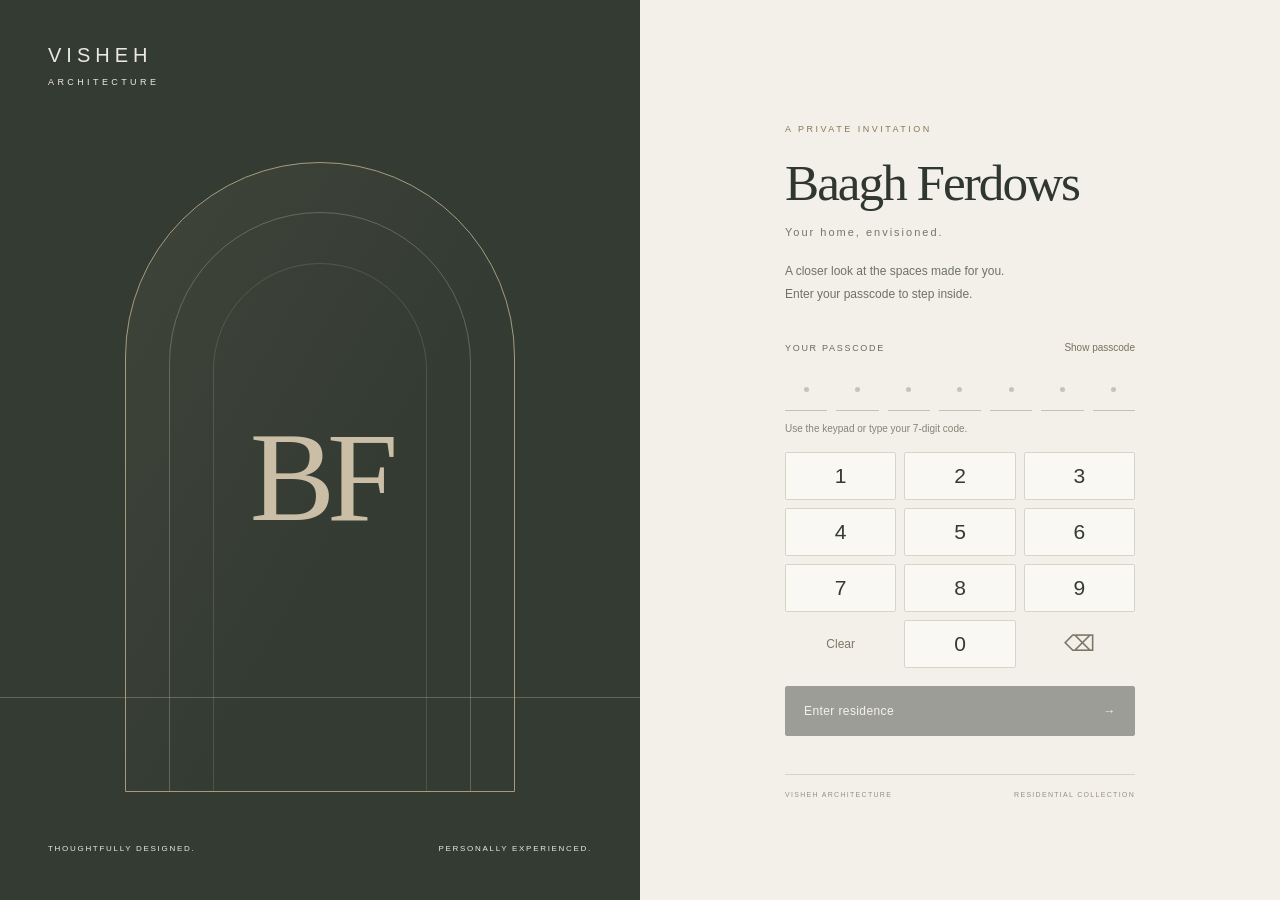
<file: index.html>
<!DOCTYPE html>
<html lang="en">
<head>
  <meta charset="UTF-8">
  <meta name="viewport" content="width=device-width, initial-scale=1.0">
  <title>Visheh — Apartment presentation</title>
  <link rel="stylesheet" href="style.css">
</head>
<body>
  <section id="access-gate" class="access-gate" aria-labelledby="access-title">
    <div class="entrance-story">
      <a class="entrance-brand" href="./">VISHEH <span>ARCHITECTURE</span></a>
      <div class="entrance-art" aria-hidden="true"><div class="arch arch-one"></div><div class="arch arch-two"></div><div class="arch arch-three"></div><div class="art-line"></div><span>BF</span></div>
      <div class="entrance-story-caption"><span>THOUGHTFULLY DESIGNED.</span><span>PERSONALLY EXPERIENCED.</span></div>
    </div>
    <div class="entrance-main">
      <div class="access-card">
        <p class="eyebrow">A PRIVATE INVITATION</p>
        <h1 id="access-title">Baagh Ferdows<span>Your home, envisioned.</span></h1>
        <p class="description">A closer look at the spaces made for you.<br>Enter your passcode to step inside.</p>
        <form id="access-form">
          <div class="code-label"><label for="access-code">YOUR PASSCODE</label><button id="toggle-code" type="button" aria-pressed="false">Show passcode</button></div>
          <div class="code-entry">
            <input id="access-code" class="code-input" type="password" inputmode="none" autocomplete="off" maxlength="7" pattern="[0-9]{7}" required aria-describedby="access-error code-hint">
            <div class="code-dots" aria-hidden="true"><span class="code-dot"></span><span class="code-dot"></span><span class="code-dot"></span><span class="code-dot"></span><span class="code-dot"></span><span class="code-dot"></span><span class="code-dot"></span></div>
          </div>
          <p id="code-hint" class="code-hint">Use the keypad or type your 7-digit code.</p>
          <div class="numeric-keypad" role="group" aria-label="Passcode keypad"><button type="button" class="keypad-key" data-digit="1" aria-label="Digit 1">1</button><button type="button" class="keypad-key" data-digit="2" aria-label="Digit 2">2</button><button type="button" class="keypad-key" data-digit="3" aria-label="Digit 3">3</button><button type="button" class="keypad-key" data-digit="4" aria-label="Digit 4">4</button><button type="button" class="keypad-key" data-digit="5" aria-label="Digit 5">5</button><button type="button" class="keypad-key" data-digit="6" aria-label="Digit 6">6</button><button type="button" class="keypad-key" data-digit="7" aria-label="Digit 7">7</button><button type="button" class="keypad-key" data-digit="8" aria-label="Digit 8">8</button><button type="button" class="keypad-key" data-digit="9" aria-label="Digit 9">9</button><button id="clear-code" class="keypad-action" type="button">Clear</button><button type="button" class="keypad-key" data-digit="0" aria-label="Digit 0">0</button><button id="delete-code" class="keypad-action" type="button" aria-label="Delete last digit">⌫</button></div>
          <button id="enter-residence" class="enter-residence" type="submit" disabled>Enter residence <span aria-hidden="true">→</span></button>
          <p id="access-error" role="alert" aria-live="polite"></p>
        </form>
        <noscript>Enable JavaScript to open this presentation.</noscript>
        <p class="entrance-footer">VISHEH ARCHITECTURE <span>RESIDENTIAL COLLECTION</span></p>
      </div>
    </div>
  </section>

  <div class="presentation" id="client-presentation" hidden>
    <header class="top-bar"><a class="project-name" href="./">VISHEH <span>ARCHITECTURE</span></a><span class="project-label">RESIDENTIAL PROJECT / 216 m²</span></header>
    <main>
      <section class="intro"><p class="eyebrow">A HOME, FROM EVERY ANGLE</p><h1>Step inside.</h1><p class="description">Start with the plan. Select a viewpoint to explore the space.</p></section>
      <section class="plan-section" aria-labelledby="plan-heading">
        <div class="section-heading"><h2 id="plan-heading" tabindex="-1">Baagh Ferdows</h2></div>
        <div class="plan-tools" role="group" aria-label="Plan zoom controls"><button id="zoom-out" type="button" aria-label="Zoom out" disabled>−</button><span id="zoom-level" role="status" aria-live="polite">100%</span><button id="zoom-in" type="button" aria-label="Zoom in">+</button><button id="zoom-fit" type="button">Fit plan</button></div>
        <div class="plan-scroll" tabindex="0" role="region" aria-label="Apartment plan; use zoom controls to enlarge and scroll to explore"><div class="floor-plan" id="plan-stage">
          <div id="plan-placeholder" hidden></div>
          <img id="plan-image" src="assets/apartment-plan.png" alt="Floor plan of the 216 square metre apartment showing the updated apartment layout">
          <div class="room-marker" id="camera-01" style="left:74.75412%;top:19.10638%"><button class="view-arrow north" data-room="1" data-direction="north" aria-label="Master bedroom, facing north"><svg viewBox="0 0 24 24" aria-hidden="true" focusable="false" style="transform:rotate(0deg)"><path d="M12 21V3M5 10l7-7 7 7"/></svg></button><button class="view-arrow south" data-room="1" data-direction="south" aria-label="Master bedroom, facing south"><svg viewBox="0 0 24 24" aria-hidden="true" focusable="false" style="transform:rotate(180deg)"><path d="M12 21V3M5 10l7-7 7 7"/></svg></button></div>
          <div class="room-marker" id="camera-02" style="left:76.94710%;top:43.09218%"><button class="view-arrow north" data-room="2" data-direction="north" aria-label="Bedroom, facing north"><svg viewBox="0 0 24 24" aria-hidden="true" focusable="false" style="transform:rotate(0deg)"><path d="M12 21V3M5 10l7-7 7 7"/></svg></button><button class="view-arrow south" data-room="2" data-direction="south" aria-label="Bedroom, facing south"><svg viewBox="0 0 24 24" aria-hidden="true" focusable="false" style="transform:rotate(180deg)"><path d="M12 21V3M5 10l7-7 7 7"/></svg></button><button class="view-arrow east" data-room="2" data-direction="east" aria-label="Bedroom, facing east"><svg viewBox="0 0 24 24" aria-hidden="true" focusable="false" style="transform:rotate(90deg)"><path d="M12 21V3M5 10l7-7 7 7"/></svg></button></div>
          <div class="room-marker" id="camera-03" style="left:72.56114%;top:61.74780%"><button class="view-arrow east" data-room="3" data-direction="east" aria-label="Bedroom, facing east"><svg viewBox="0 0 24 24" aria-hidden="true" focusable="false" style="transform:rotate(90deg)"><path d="M12 21V3M5 10l7-7 7 7"/></svg></button><button class="view-arrow west" data-room="3" data-direction="west" aria-label="Bedroom, facing west"><svg viewBox="0 0 24 24" aria-hidden="true" focusable="false" style="transform:rotate(270deg)"><path d="M12 21V3M5 10l7-7 7 7"/></svg></button></div>
          <div class="room-marker" id="camera-04" style="left:26.50851%;top:69.74307%"><button class="view-arrow south" data-room="4" data-direction="south" aria-label="Dining room, facing south"><svg viewBox="0 0 24 24" aria-hidden="true" focusable="false" style="transform:rotate(180deg)"><path d="M12 21V3M5 10l7-7 7 7"/></svg></button></div>
          <div class="room-marker" id="camera-05" style="left:33.08745%;top:61.74780%"><button class="view-arrow north" data-room="5" data-direction="north" aria-label="Foyer and kitchen, facing north"><svg viewBox="0 0 24 24" aria-hidden="true" focusable="false" style="transform:rotate(0deg)"><path d="M12 21V3M5 10l7-7 7 7"/></svg></button></div>
          <div class="room-marker" id="camera-06" style="left:30.89447%;top:40.42709%"><button class="view-arrow east" data-room="6" data-direction="east" aria-label="Foyer, facing east"><svg viewBox="0 0 24 24" aria-hidden="true" focusable="false" style="transform:rotate(90deg)"><path d="M12 21V3M5 10l7-7 7 7"/></svg></button></div>
          <div class="room-marker" id="camera-07" style="left:39.66640%;top:51.08745%"><button class="view-arrow west" data-room="7" data-direction="west" aria-label="Kitchen, facing west"><svg viewBox="0 0 24 24" aria-hidden="true" focusable="false" style="transform:rotate(270deg)"><path d="M12 21V3M5 10l7-7 7 7"/></svg></button></div>
          <div class="room-marker" id="camera-08" style="left:26.50851%;top:45.75727%"><button class="view-arrow south" data-room="8" data-direction="south" aria-label="Kitchen and dining, facing south"><svg viewBox="0 0 24 24" aria-hidden="true" focusable="false" style="transform:rotate(180deg)"><path d="M12 21V3M5 10l7-7 7 7"/></svg></button></div>
          <div class="room-marker" id="camera-09" style="left:57.21026%;top:67.07798%"><button class="view-arrow southwest" data-room="9" data-direction="southwest" aria-label="Living area, facing southwest"><svg viewBox="0 0 24 24" aria-hidden="true" focusable="false" style="transform:rotate(225deg)"><path d="M12 21V3M5 10l7-7 7 7"/></svg></button></div>
          <div class="room-marker" id="camera-10" style="left:48.43833%;top:75.07325%"><button class="view-arrow south" data-room="10" data-direction="south" aria-label="Living room, facing south"><svg viewBox="0 0 24 24" aria-hidden="true" focusable="false" style="transform:rotate(180deg)"><path d="M12 21V3M5 10l7-7 7 7"/></svg></button></div>
          <div class="room-marker" id="camera-11" style="left:44.05237%;top:64.41289%"><button class="view-arrow southeast" data-room="11" data-direction="southeast" aria-label="Living and TV area, facing southeast"><svg viewBox="0 0 24 24" aria-hidden="true" focusable="false" style="transform:rotate(135deg)"><path d="M12 21V3M5 10l7-7 7 7"/></svg></button></div>
          <div class="room-marker" id="camera-12" style="left:52.82430%;top:64.41289%"><button class="view-arrow north" data-room="12" data-direction="north" aria-label="Seating area, facing north"><svg viewBox="0 0 24 24" aria-hidden="true" focusable="false" style="transform:rotate(0deg)"><path d="M12 21V3M5 10l7-7 7 7"/></svg></button></div>
          <div class="room-marker" id="camera-13" style="left:22.12254%;top:35.09691%"><button class="view-arrow north" data-room="13" data-direction="north" aria-label="Washroom, facing north"><svg viewBox="0 0 24 24" aria-hidden="true" focusable="false" style="transform:rotate(0deg)"><path d="M12 21V3M5 10l7-7 7 7"/></svg></button><button class="view-arrow west" data-room="13" data-direction="west" aria-label="Washroom, facing west"><svg viewBox="0 0 24 24" aria-hidden="true" focusable="false" style="transform:rotate(270deg)"><path d="M12 21V3M5 10l7-7 7 7"/></svg></button></div>
          <div class="room-marker" id="camera-14" style="left:52.82430%;top:37.76200%"><button class="view-arrow north" data-room="14" data-direction="north" aria-label="Bathroom, facing north"><svg viewBox="0 0 24 24" aria-hidden="true" focusable="false" style="transform:rotate(0deg)"><path d="M12 21V3M5 10l7-7 7 7"/></svg></button><button class="view-arrow west" data-room="14" data-direction="west" aria-label="Bathroom, facing west"><svg viewBox="0 0 24 24" aria-hidden="true" focusable="false" style="transform:rotate(270deg)"><path d="M12 21V3M5 10l7-7 7 7"/></svg></button></div>
          <div class="room-marker" id="camera-15" style="left:61.59623%;top:19.10638%"><button class="view-arrow north" data-room="15" data-direction="north" aria-label="Master bathroom, facing north"><svg viewBox="0 0 24 24" aria-hidden="true" focusable="false" style="transform:rotate(0deg)"><path d="M12 21V3M5 10l7-7 7 7"/></svg></button><button class="view-arrow west" data-room="15" data-direction="west" aria-label="Master bathroom, facing west"><svg viewBox="0 0 24 24" aria-hidden="true" focusable="false" style="transform:rotate(270deg)"><path d="M12 21V3M5 10l7-7 7 7"/></svg></button></div>
        </div></div>
        <div class="plan-caption"><span><span class="legend-dot"></span> Select a room arrow to open its view</span></div>
      </section>
    </main>
    <footer class="bottom-bar"><span>VISHEH / SPACES TO LIVE IN</span><span>ARCHITECTURAL PRESENTATION</span></footer>
  </div>
  <dialog id="render-dialog" aria-labelledby="render-heading">
    <div class="viewer-header"><button id="back-to-plan" class="back-button">← Back to floor plan</button><span class="eyebrow" id="view-label">FACING SOUTH</span></div>
    <div class="render-stage"><img id="render-image" alt="Master bedroom render" hidden><div id="render-placeholder" class="render-placeholder"><span class="eyebrow">YOUR FIRST VIEWPOINT</span><h2>Your master bedroom.</h2><p>The master-bedroom render will appear here once added.</p></div></div>
    <p id="render-type-caption" class="render-type-caption" hidden>Type 2</p>
    <nav id="gallery-controls" class="gallery-controls" aria-label="Choose design type" hidden></nav>
    <div class="viewer-caption"><div><p class="eyebrow">01 / INTERIOR VIEW</p><h2 id="render-heading">Master bedroom · Facing south</h2></div><p>Material close-ups will be added as your design details become available.</p></div>
  </dialog>
  <script src="render-data.js"></script>
  <script src="script.js"></script>
</body>
</html>
</file>
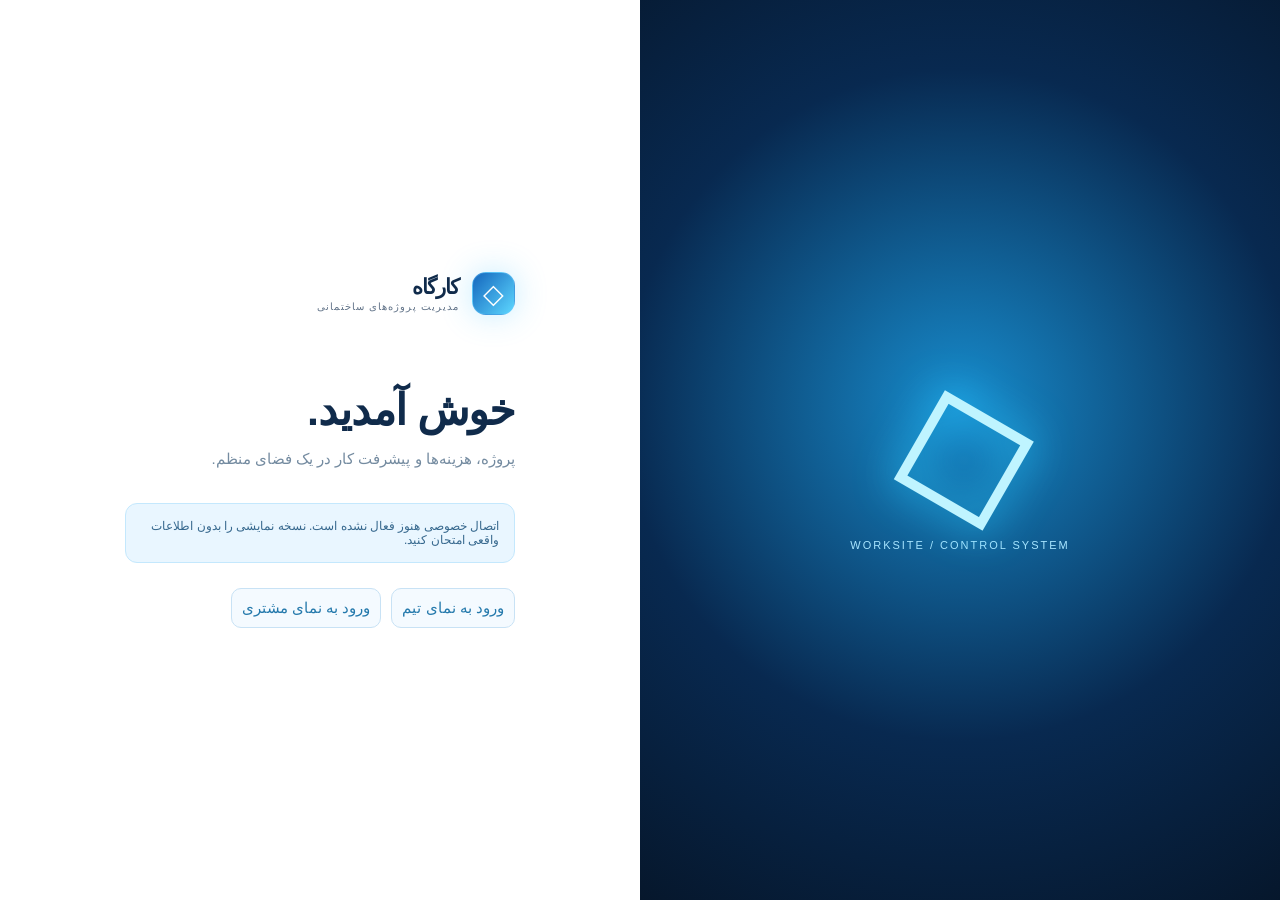
<file: construction/index.html>
<!doctype html><html lang="fa" dir="rtl"><head><meta charset="utf-8"><meta name="viewport" content="width=device-width,initial-scale=1,viewport-fit=cover"><meta name="theme-color" content="#f4f8ff"><title>کارگاه | مدیریت پروژه</title><link rel="stylesheet" href="./style.css"></head><body><div id="app"></div><script src="./config.js"></script><script type="module" src="./app.js"></script></body></html>
</file>
<file: style.css>
:root { color-scheme: light; --paper:#eeede7; --ink:#30372e; --muted:#6d7267; --line:#cccec3; --accent:#555f42; }
* { box-sizing:border-box; }
body { margin:0; background:var(--paper); color:var(--ink); font-family:Arial,Helvetica,sans-serif; }
button,input,summary { font:inherit; }
button,summary { cursor:pointer; }
button:focus-visible,a:focus-visible,summary:focus-visible,input:focus-visible { outline:3px solid #8a9a65; outline-offset:5px; }
[hidden] { display:none !important; }
.presentation { max-width:1440px; margin:auto; padding:30px 5vw 24px; }
.top-bar,.bottom-bar,.section-heading,.plan-caption,.viewer-header { display:flex; justify-content:space-between; align-items:center; gap:16px; }
.top-bar { border-bottom:1px solid var(--line); padding-bottom:24px; }
.project-name { font-size:18px; letter-spacing:4px; color:inherit; text-decoration:none; }
.project-name span { font-size:10px; margin-left:12px; letter-spacing:2px; }
.project-label,.eyebrow,.bottom-bar { font-size:10px; letter-spacing:2px; font-weight:400; }
.eyebrow { color:var(--muted); }
.intro { text-align:center; padding:64px 0 48px; }
h1 { font-family:Georgia,serif; font-weight:400; font-size:clamp(52px,7vw,88px); letter-spacing:-3px; margin:14px 0 18px; }
.description { font-size:14px; color:var(--muted); line-height:1.7; }
.plan-section { max-width:960px; margin:auto; }
.section-heading { margin-bottom:18px; }
h2 { font-family:Georgia,serif; font-size:25px; font-weight:400; margin:0; }
.floor-plan { position:relative; border:1px solid var(--line); background:#f5f4ee; }
.plan-placeholder { position:relative; }
.plan-placeholder svg { display:block; width:100%; }
.placeholder-label { position:absolute; left:0; right:0; bottom:18px; text-align:center; color:var(--muted); font-size:9px; letter-spacing:2px; }
#plan-image { display:block; width:100%; height:auto; }
.room-marker { position:absolute; transform:translate(-50%,-50%); width:26px; height:26px; }
.view-arrow { position:absolute; width:30px; height:30px; padding:0; border:0; background:transparent; color:#c82323; font-size:25px; font-weight:800; -webkit-text-stroke:.6px currentColor; line-height:30px; }
.view-arrow:hover,.view-arrow[aria-pressed="true"] { color:#a01717; background:#f8dddd; border-radius:50%; }
.view-arrow.north { left:-2px; bottom:25px; }
.view-arrow.south { left:-2px; top:25px; }
.view-arrow.east { left:25px; top:-2px; }
.view-arrow.west { right:25px; top:-2px; }
.plan-caption { font-size:11px; color:var(--muted); margin-top:16px; }
.legend-dot { display:inline-block; width:8px; height:8px; border-radius:50%; background:var(--accent); margin-right:8px; }
.setup-panel { max-width:960px; margin:40px auto; padding:18px 0; border-top:1px solid var(--line); font-size:12px; color:var(--muted); }
.setup-panel summary { color:var(--ink); }
.setup-panel p { max-width:650px; line-height:1.8; }
.upload-grid,.position-controls { display:grid; grid-template-columns:repeat(2,1fr); gap:24px; margin-top:22px; }
.position-controls { grid-template-columns:repeat(2,1fr); }
input { display:block; width:100%; margin-top:10px; accent-color:var(--accent); }
input[type=file] { font-size:12px; }
.bottom-bar { border-top:1px solid var(--line); padding-top:22px; color:var(--muted); }
dialog { width:min(1200px,96vw); max-height:94dvh; padding:24px; border:1px solid var(--line); background:var(--paper); color:var(--ink); }
dialog::backdrop { background:#1d241ccc; }
body:has(dialog[open]) { overflow:hidden; }
.viewer-header { margin-bottom:22px; }
.back-button { background:none; border:1px solid var(--line); color:var(--ink); padding:12px 16px; font-size:12px; }
.render-stage { background:#e1e2d8; }
#render-image { display:block; max-width:100%; max-height:65dvh; width:auto; height:auto; margin:auto; }
.render-placeholder { min-height:350px; display:flex; flex-direction:column; justify-content:center; align-items:center; text-align:center; padding:25px; background:linear-gradient(145deg,#d7dbcd,#e9e7df); }
.render-placeholder h2 { font-size:clamp(32px,5vw,56px); margin:15px 0; }
.render-placeholder p,.viewer-caption>p { font-size:12px; color:var(--muted); line-height:1.7; }
.viewer-caption { display:flex; justify-content:space-between; gap:30px; margin-top:24px; }
.viewer-caption>p { max-width:280px; }
@media(max-width:600px) { .presentation { padding:22px 20px; } .project-name span,.project-label { display:none; } .intro { padding:42px 0 30px; } .bottom-bar span:last-child { display:none; } .placeholder-label { font-size:7px; bottom:8px; letter-spacing:1px; }  .upload-grid,.position-controls { grid-template-columns:1fr; gap:18px; } dialog { padding:16px; } .viewer-caption { flex-direction:column; gap:8px; } .viewer-caption>p { max-width:none; } .viewer-header .eyebrow { font-size:8px; } }
@media(prefers-reduced-motion:no-preference) { .view-arrow,.back-button { transition:background .2s; } }



.view-arrow.southwest { right:20px; top:20px; }
.view-arrow.southeast { left:20px; top:20px; }

.plan-scroll { overflow-x:auto; }


.gallery-controls { display:flex; justify-content:center; align-items:center; gap:20px; margin-top:18px; font-size:12px; }
.gallery-controls button { padding:10px 14px; border:1px solid var(--line); background:var(--paper); color:var(--ink); }
.gallery-controls button:disabled { opacity:.4; cursor:default; }

.gallery-controls button[aria-pressed="true"] { background:var(--accent); color:white; border-color:var(--accent); }

.access-gate { min-height:100dvh; display:grid; place-items:center; padding:32px 24px; }
.access-card { width:min(100%,440px); }
.access-card h1 { font-size:clamp(42px,7vw,60px); letter-spacing:-2px; }
.access-card form { margin-top:32px; }
.access-card label { font-size:12px; }
.access-card input { padding:14px; border:1px solid var(--line); background:#f8f7f3; font-size:18px; border-radius:0; color:var(--ink); }
.access-card button { width:100%; padding:15px; margin-top:16px; border:0; background:var(--accent); color:white; }
.access-card button:disabled { opacity:.6; }
#access-error { min-height:1.6em; color:#a01717; font-size:13px; line-height:1.6; }

/* Client entrance */
.access-gate { min-height:100dvh; display:grid; grid-template-columns:1fr 1fr; padding:0; background:#f3f0e9; }
.entrance-story { align-self:stretch; position:relative; overflow:hidden; min-height:800px; padding:44px 48px; display:flex; flex-direction:column; justify-content:space-between; background:#343b33; color:#ede9de; }
.entrance-brand { z-index:1; color:inherit; text-decoration:none; font-size:20px; letter-spacing:5px; }
.entrance-brand span { display:block; margin-top:10px; font-size:9px; letter-spacing:3.4px; }
.entrance-art { position:absolute; inset:18% 12% 12%; }
.arch { position:absolute; border:1px solid #a69b7d; border-radius:220px 220px 0 0; bottom:0; }
.arch-one { inset:0 10% 0; background:linear-gradient(120deg,#92866a20,transparent 60%); }
.arch-two { inset:8% 19% 0; border-color:#a69b7d70; }
.arch-three { inset:16% 28% 0; border-color:#a69b7d40; }
.art-line { position:absolute; left:-30%; right:-30%; bottom:15%; height:1px; background:#a69b7d70; }
.entrance-art>span { position:absolute; inset:0; display:grid; place-items:center; font-family:Georgia,serif; font-size:clamp(70px,10vw,150px); font-weight:400; letter-spacing:-8px; color:#cabfa6; }
.entrance-story-caption { z-index:1; display:flex; justify-content:space-between; gap:15px; font-size:8px; line-height:1.8; letter-spacing:1.7px; }
.entrance-main { display:grid; place-items:center; padding:48px 32px 28px; }
.access-card { width:min(100%,350px); }
.access-card>.eyebrow { font-size:9px; color:#887858; letter-spacing:2.5px; }
.access-card h1 { font-family:Georgia,serif; font-size:clamp(38px,4vw,56px); font-weight:400; letter-spacing:-2px; margin:20px 0 16px; line-height:1.15; }
.access-card h1 span { display:block; margin-top:13px; font-family:Arial,sans-serif; font-size:11px; font-weight:400; letter-spacing:2px; color:#76756b; }
.access-card>.description { font-size:12px; line-height:1.9; margin:22px 0 28px; }
.access-card form { margin:0; }
.code-label { display:flex; align-items:center; justify-content:space-between; gap:12px; }
.code-label label { font-size:9px; letter-spacing:1.7px; color:#666b5f; }
.access-card .code-label button { width:auto; margin:0; padding:8px 0; color:#77715f; background:none; border:0; font-size:10px; }
.code-entry { position:relative; margin-top:8px; }
.access-card .code-input { position:absolute; inset:0; opacity:0; width:100%; height:100%; margin:0; padding:0; cursor:text; }
.code-entry:focus-within { outline:2px solid #9a8965; outline-offset:5px; }
.code-dots { display:grid; grid-template-columns:repeat(7,1fr); gap:9px; pointer-events:none; }
.code-dot { height:42px; border-bottom:1px solid #c6c1b3; display:grid; place-items:center; color:#30372e; font-size:13px; }
.code-dot:empty::after { content:''; width:5px; height:5px; background:#c8c3b6; border-radius:50%; }
.code-dot.filled { border-color:#827353; }
.code-hint { font-size:10px; color:#868477; margin:12px 0 18px; }
.numeric-keypad { display:grid; grid-template-columns:repeat(3,1fr); gap:8px; }
.access-card .numeric-keypad button { width:100%; min-height:48px; margin:0; padding:10px; border:1px solid #d9d4c8; border-radius:2px; color:#343b33; background:#faf8f3; font-size:21px; font-weight:400; touch-action:manipulation; }
.access-card .numeric-keypad button:hover { background:#e8e3d6; border-color:#b5a581; }
.access-card .numeric-keypad button:active { background:#dcd4c2; }
.access-card .numeric-keypad .keypad-action { font-size:12px; background:transparent; border-color:transparent; color:#7d7767; }
.access-card .numeric-keypad #delete-code { font-size:22px; }
.access-card .enter-residence { width:100%; display:flex; justify-content:space-between; align-items:center; min-height:50px; margin-top:18px; padding:15px 18px; border:1px solid #343b33; border-radius:2px; background:#343b33; color:#f8f5ee; font-size:12px; letter-spacing:.4px; }
.access-card .enter-residence:disabled { opacity:.45; cursor:default; }
.access-card .enter-residence:not(:disabled):hover { background:#4c5546; }
#access-error { min-height:18px; font-size:11px; line-height:1.6; margin:10px 0; }
.entrance-footer { border-top:1px solid #d9d4c8; padding-top:16px; display:flex; justify-content:space-between; gap:12px; font-size:7px; letter-spacing:1.3px; color:#969080; }
@media(max-width:800px) {
 .access-gate { grid-template-columns:1fr; }
 .entrance-story { min-height:96px; padding:25px 28px; }
 .entrance-brand { font-size:15px; letter-spacing:4px; }
 .entrance-brand span { font-size:7px; margin-top:7px; }
 .entrance-art { inset:-95px 5% -130px 55%; opacity:.5; }
 .entrance-art>span { font-size:65px; }
 .entrance-story-caption { display:none; }
 .entrance-main { padding:30px 26px 22px; }
 .access-card h1 { font-size:42px; margin-top:16px; }
 .access-card>.description { margin:18px 0 22px; }
}
@media(prefers-reduced-motion:no-preference) { .access-card button { transition:background .16s,border-color .16s; } }

.entrance-story,.entrance-main { width:100%; }
@media(max-width:800px) { .entrance-art>span { display:none; } }

/* Scale the plan and vector markers together, with a full-plan view on phones. */
.plan-scroll { width:100%; aspect-ratio:2000 / 1546; overflow:auto; overscroll-behavior:contain; }
.floor-plan { width:100%; min-width:0; }
.room-marker { transform:translate(-50%,-50%) scale(var(--marker-scale,1)); }
.view-arrow { display:flex; align-items:center; justify-content:center; -webkit-text-stroke:0; }
.view-arrow svg { display:block; width:24px; height:24px; overflow:visible; pointer-events:none; }
.view-arrow svg path { fill:none; stroke:currentColor; stroke-width:2.8; stroke-linecap:round; stroke-linejoin:round; }
.plan-tools { display:flex; align-items:center; justify-content:flex-end; gap:10px; margin:0 0 12px; color:var(--muted); font-size:11px; }
.plan-tools button { min-width:44px; min-height:44px; padding:9px 12px; background:transparent; color:var(--ink); border:1px solid var(--line); border-radius:3px; }
.plan-tools button:disabled { opacity:.35; cursor:default; }
.plan-tools #zoom-in,.plan-tools #zoom-out { font-size:20px; }
#zoom-level { min-width:38px; text-align:center; font-variant-numeric:tabular-nums; }

.render-type-caption { margin:14px 0 0; text-align:center; font-size:12px; letter-spacing:1px; color:var(--muted); }
</file>
<file: construction/style.css>
@font-face{font-family:Dana;src:local('Dana');font-display:swap}*{box-sizing:border-box}html{scroll-behavior:smooth}body{margin:0;background:#f3f7fc;color:#102b4b;font:15px Dana,Tahoma,Arial,sans-serif}button,input,select,textarea{font:inherit}button{cursor:pointer}button:disabled{opacity:.5}a{color:inherit}.shell{min-height:100vh;display:grid;grid-template-columns:252px minmax(0,1fr)}.side{background:#081d37;color:#dcecff;display:flex;flex-direction:column;padding:30px 17px;position:sticky;top:0;height:100vh}.brand{display:flex;align-items:center;gap:13px}.brandmark{height:43px;width:43px;background:linear-gradient(130deg,#1466bd,#5dd7ff);border:1px solid #6ccaff66;border-radius:14px;display:grid;place-items:center;color:white;font-size:27px;box-shadow:0 0 32px #31bcff4a}.brand strong{display:block;font-size:21px;letter-spacing:-1px}.brand small{display:block;font-size:10px;opacity:.65;letter-spacing:1px;margin-top:2px}.side nav{display:flex;flex-direction:column;gap:8px;margin-top:58px}.nav{border:0;background:transparent;color:inherit;opacity:.68;text-align:right;display:flex;align-items:center;gap:13px;padding:13px 15px;border-radius:13px;transition:.2s}.nav:hover,.nav.selected{opacity:1;background:#2285d333;box-shadow:inset 2px 0 #70d5ff}.ico{font-size:24px;line-height:1;width:27px;text-align:center;color:#8edcff}.sidefoot{margin-top:auto;padding:14px 8px;font-size:12px;color:#c5def1;display:flex;align-items:center;gap:8px}.sidefoot button{margin-right:auto;color:#b9d6ef;border:0;background:none}.statusdot{width:7px;height:7px;background:#45e5c1;border-radius:50%;box-shadow:0 0 12px #45e5c1}.mobilebrand,.bottomnav{display:none}main{min-width:0}header{padding:34px clamp(24px,5vw,70px) 22px;background:#fff;border-bottom:1px solid #e3ecf6}.toprow{display:flex;justify-content:space-between;align-items:center;gap:18px}.eyebrow{font-size:10px;font-weight:bold;letter-spacing:2px;color:#4d97ce}h1{font-size:28px;margin:8px 0 0;letter-spacing:-1px}h2{font-size:33px;margin:10px 0 6px}h3{font-size:18px;margin:0 0 20px}.topactions{display:flex;gap:10px;align-items:center}select,input,textarea{border:1px solid #d7e4f0;background:#fff;color:#102b4b;border-radius:11px;padding:11px 13px;outline:0;min-width:0}input:focus,textarea:focus,select:focus{border-color:#229be8;box-shadow:0 0 0 3px #3ba8ee24}select{min-width:145px}.rolepill{border:1px solid #d8e7f3;background:#f4f9fe;padding:10px 13px;border-radius:30px;white-space:nowrap;font-size:12px;color:#3775a7}.demo-banner{background:#e7f5ff;color:#245277;padding:12px clamp(24px,5vw,70px);border-bottom:1px solid #d1e8fa;font-size:12px}.content{max-width:1500px;margin:auto;padding:30px clamp(24px,5vw,70px) 80px}.hero{display:flex;align-items:center;justify-content:space-between;background:linear-gradient(115deg,#09294c,#075b9e 76%,#20acda);color:white;border-radius:22px;padding:31px 40px;min-height:188px;overflow:hidden;position:relative;box-shadow:0 14px 36px #2279bd22}.hero .eyebrow{color:#8be0ff}.hero p{margin:0;color:#c7e2f4;font-size:13px}.orb{font-size:100px;color:#d7f7ff;opacity:.7;line-height:.7;margin-left:45px;text-shadow:0 0 32px #6be5ff;position:relative}.orb i{position:absolute;border:1px solid #9eeeff77;border-radius:50%;width:155px;height:155px;right:-43px;top:-55px}.stats{display:grid;grid-template-columns:repeat(3,1fr);gap:16px;margin:20px 0}.stat{border:1px solid #e2eaf5;background:#fff;border-radius:18px;padding:22px;display:flex;flex-direction:column;gap:12px;min-width:0}.stat>span,.stat small{font-size:12px;color:#68809a}.stat strong{font:700 clamp(18px,2.4vw,30px) Dana,Tahoma;direction:ltr;text-align:right;white-space:nowrap;overflow:hidden;text-overflow:ellipsis}.stat.bright{background:#e9f7ff;border-color:#b5e7ff;color:#086db5}.stat.danger{color:#c23b59;background:#fff4f5}.grid2{display:grid;grid-template-columns:1fr 1fr;gap:20px;margin-top:20px}.panel{background:white;border:1px solid #e1ebf4;border-radius:18px;padding:25px;margin-bottom:20px;box-shadow:0 8px 30px #13427209}.budget{display:flex;justify-content:space-between;gap:24px;align-items:end}.budget p,.pagehead p{color:#6c839b;font-size:13px;margin:6px 0}.budget form{display:flex;gap:10px;align-items:end}.budget input{width:220px}.budget label,.simpleform label,.login label{display:flex;flex-direction:column;gap:8px;font-size:12px;font-weight:bold;color:#45617b}.primary{border:1px solid #1178ca;background:linear-gradient(135deg,#0867b5,#159fe3);color:white;padding:11px 20px;border-radius:11px;font-weight:bold;box-shadow:0 6px 15px #159fe333;white-space:nowrap}.primary:hover{filter:brightness(1.1)}.primary.big{padding:14px 24px}.paymentrow{display:flex;align-items:center;gap:13px;padding:14px 0;border-bottom:1px solid #edf2f7;min-width:0}.paymentrow:last-child{border-bottom:0}.rowicon{width:42px;height:42px;border:1px solid #d6eaf9;background:#f0f9ff;color:#1685c9;display:grid;place-items:center;border-radius:12px;flex:none;font-size:25px}.rowmain{min-width:0;flex:1}.rowmain b{display:block;font-size:13px;overflow:hidden;text-overflow:ellipsis;white-space:nowrap}.rowmain small{display:block;color:#8297a9;font-size:11px;margin-top:5px}.amount{white-space:nowrap;font-size:14px}.amount small{font-weight:normal;color:#8ba0b2}.iconbtn{border:1px solid #d9e7f3;background:#fff;border-radius:10px;padding:8px 10px;color:#257fbd;font-size:18px}.textbtn{border:0;color:#087dcb;background:none;font-size:12px;padding:20px 0 0}.minirow{display:flex;justify-content:space-between;padding:13px 0;border-bottom:1px solid #edf2f7;font-size:13px}.minirow span{color:#6d859e}.empty{text-align:center;color:#8aa1b5;padding:26px 10px;font-size:13px}.pagehead{display:flex;justify-content:space-between;align-items:center;margin-bottom:16px}.formhead{display:flex;justify-content:space-between}.formhead h3{margin:6px 0 26px}.step{color:#78aacb;font-size:12px}.field{display:flex;flex-direction:column;gap:9px;margin-bottom:22px}.field>label{font-weight:bold;font-size:13px}.fieldhint{font-size:11px;color:#8399ad}.chips{display:flex;flex-wrap:wrap;gap:8px;margin-top:3px}.chip{background:#f5faff;border:1px solid #dcecf8;border-radius:8px;padding:8px 11px;color:#427598;font-size:12px}.chip:hover{background:#def2ff;border-color:#8fd2ff}.chip span{font-size:18px;margin-left:7px;color:#178bce}.formgrid{display:grid;grid-template-columns:1fr 1fr;gap:20px}.datewrap{display:flex;gap:8px}.datewrap input{flex:1;width:60px}.datebtn{border:1px solid #bfdeef;color:#167bb8;background:#eff9ff;border-radius:10px;padding:9px 14px}.field input,.field textarea{width:100%}.switchline{display:flex;align-items:center;gap:9px;color:#516d86;font-size:12px;margin:8px 0 18px}.switchline input{accent-color:#147fca;width:17px;height:17px}.formfoot{display:flex;justify-content:space-between;align-items:center;border-top:1px solid #e8f0f6;padding-top:22px;gap:12px}.formfoot span{color:#91a5b7;font-size:11px}.preview{display:flex;align-items:center;gap:12px;margin:-5px 0 20px;background:#f4faff;border-radius:10px;padding:8px;font-size:12px}.preview img{width:65px;height:55px;object-fit:cover;border-radius:7px}.preview button{margin-right:auto;border:0;color:#c5495b;background:none}.listhead{display:flex;align-items:center;justify-content:space-between;gap:12px}.listhead h3{margin:0}.listhead input{width:260px;margin-bottom:16px}.simpleform .formgrid{margin-bottom:20px}.simpleform input,.simpleform select{width:100%}.notice{padding:15px;background:#e9f6ff;border:1px solid #c4e8fd;border-radius:12px;color:#36688e;font-size:12px;margin:15px 0}.newSuggestion{display:flex;gap:7px;margin-bottom:16px}.newSuggestion input{flex:1;width:80px}.newSuggestion select{width:95px;min-width:0}.suggestrow{display:flex;align-items:center;padding:11px 0;border-bottom:1px solid #eef3f9;gap:10px;font-size:13px}.suggestrow span{flex:1}.suggestrow button{border:0;background:none;color:#1981c0}.login{min-height:100vh;display:grid;grid-template-columns:1fr 1fr;background:#fff}.loginart{display:flex;align-items:center;justify-content:center;flex-direction:column;background:radial-gradient(circle at 50% 45%,#178bcc,#082950 57%,#06172c);color:#a8e5ff;letter-spacing:2px;font-size:11px}.glowring{font-size:190px;line-height:1;color:#bff4ff;text-shadow:0 0 40px #2acbff;transform:rotate(-15deg)}.loginbox{max-width:500px;width:100%;padding:80px 55px;align-self:center;justify-self:center}.loginbox h1{font-size:43px;margin-top:70px}.loginbox p{color:#748ba0;margin-bottom:35px}.loginbox form{display:flex;flex-direction:column;gap:20px}.loginbox input{font-size:17px}.demochoices{display:flex;gap:10px;margin-top:25px;flex-wrap:wrap}.demochoices button{border:1px solid #c8e2f5;background:#f4faff;border-radius:10px;padding:10px;color:#2479ac}.toast{position:fixed;bottom:25px;left:25px;z-index:20;padding:14px 22px;color:white;background:#b13d51;border-radius:10px;box-shadow:0 10px 30px #b13d5140}.modalback{position:fixed;inset:0;background:#05182c99;z-index:10;display:grid;place-items:center;padding:16px}.datepanel{background:#fff;border-radius:18px;max-width:480px;width:100%;padding:20px}.dateheading{display:flex;justify-content:space-between;align-items:center;margin-bottom:14px}.dateheading button{border:0;background:none;font-size:23px;color:#59768e}.wheels{display:grid;grid-template-columns:1fr 1.3fr 1fr;gap:9px;margin-bottom:20px;text-align:center}.wheels small{font-size:11px;color:#7c91a5}.wheel{height:180px;overflow:auto;scroll-snap-type:y mandatory;border:1px solid #e0edf7;border-radius:10px;margin-top:8px;scrollbar-width:thin}.wheel button{display:block;width:100%;padding:11px 4px;border:0;background:#fff;scroll-snap-align:center;color:#53748d}.wheel button.chosen{color:#0779be;background:#e5f5ff;font-weight:bold}.datepanel>.primary{width:100%}.slipbox{max-height:96vh;overflow:auto;max-width:680px;width:100%;background:#fff;border-radius:16px}.slipcontrols{display:flex;justify-content:space-between;align-items:center;padding:12px 18px;background:#eef7fe;gap:10px}.slipcontrols div{display:flex;gap:8px}.printslip{padding:38px 42px;background:white;color:#17314d}.sliptop{display:flex;align-items:center;gap:15px;padding-bottom:20px;border-bottom:2px solid #147dc5}.sliplogo{font-size:46px;color:#117dc6}.sliptop strong{display:block;font-size:22px}.sliptop small{font-size:10px;letter-spacing:2px;color:#7ba3bb}.slipnum{margin-right:auto;font-size:12px;color:#648ba8;direction:ltr}.slipproject{display:flex;justify-content:space-between;padding:20px 0;border-bottom:1px solid #e6edf5}.slipproject span,.slipgrid span,.slipbalance span{color:#8097aa;font-size:12px}.slipamount{background:#eaf7ff;padding:20px;border-radius:12px;display:flex;justify-content:space-between;align-items:center;margin:22px 0}.slipamount strong{font-size:27px;color:#075d9f}.slipamount strong small{font-size:13px}.slipgrid{display:grid;grid-template-columns:1fr 1fr;gap:15px}.slipgrid>div{display:flex;flex-direction:column;gap:7px;border-bottom:1px solid #edf2f8;padding-bottom:13px}.slipgrid b{font-size:13px}.slipbalance{margin-top:20px;padding:15px;background:#f6fafd;border-radius:10px}.slipbalance>div{display:flex;justify-content:space-between;padding:8px 0}.slipbalance b{font-size:12px}.slipnote{color:#526a80;font-size:12px}.slipreceipt{font-size:12px;color:#6c8da6;margin:18px 0 8px}#slipImage img{max-height:340px;max-width:100%;object-fit:contain}.slipfooter{border-top:1px solid #d8e6f1;display:flex;justify-content:space-between;gap:15px;padding-top:15px;margin-top:32px;color:#97a9b8;font-size:10px;direction:ltr}@media(max-width:1050px){.shell{grid-template-columns:210px 1fr}.stats{gap:10px}.budget{display:block}.budget form{margin-top:20px}}@media(max-width:780px){.shell{display:block}.side{display:none}.mobilebrand{display:block;font-size:18px;font-weight:bold;margin-bottom:16px;color:#116fae}.bottomnav{display:flex;position:fixed;bottom:0;left:0;right:0;background:#082443;color:#dceeff;z-index:5;justify-content:space-around;padding:7px 2px max(7px,env(safe-area-inset-bottom));box-shadow:0 -5px 25px #08244333}.bottomnav .nav{display:flex;flex:1;align-items:center;justify-content:center;flex-direction:column;gap:1px;padding:4px 2px;border-radius:7px;font-size:10px;text-align:center}.bottomnav .ico{font-size:22px}header{padding:18px 20px}.toprow{align-items:end}h1{font-size:23px}.rolepill{display:none}.content{padding:20px 16px 105px}.hero{padding:26px;min-height:160px}.orb{font-size:65px}.stats{grid-template-columns:1fr 1fr}.stat:last-child:nth-child(3){grid-column:1/-1}.grid2{grid-template-columns:1fr;gap:0}.login{grid-template-columns:1fr}.loginart{height:160px}.glowring{font-size:75px}.loginbox{padding:32px 25px}.loginbox h1{margin-top:40px}}@media(max-width:530px){.topactions select{min-width:90px;max-width:120px;font-size:11px}.hero h2{font-size:25px}.hero p{font-size:11px}.orb{margin-left:0}.stats{grid-template-columns:1fr 1fr}.stat{padding:15px;gap:8px}.stat strong{font-size:19px}.stat small{font-size:10px}.budget form,.formgrid{display:grid;grid-template-columns:1fr}.budget input{width:100%}.pagehead{align-items:start}.pagehead p{max-width:55%}.pagehead .primary{font-size:11px;padding:10px}.panel{padding:18px}.formfoot{display:block}.formfoot span{display:block;margin-bottom:14px}.formfoot button{width:100%}.paymentrow{gap:7px}.rowicon{width:33px;height:33px;font-size:20px}.amount{font-size:11px}.amount small{display:none}.rowmain small{font-size:9px}.listhead{display:block}.listhead input{width:100%}.slipbox{max-height:96vh}.printslip{padding:22px}.slipamount strong{font-size:21px}.slipcontrols .primary{font-size:11px}.newSuggestion{flex-wrap:wrap}.newSuggestion input{width:100%}}@page{size:A4;margin:15mm}@media print{body{background:white}.shell,.login,.modalback>*:not(.slipbox),.slipcontrols{display:none!important}.modalback{display:block!important;background:white!important;position:static!important;padding:0!important}.slipbox{display:block!important;overflow:visible!important;max-height:none!important;max-width:none!important;box-shadow:none!important;border:0!important}.printslip{padding:0!important}.slipfooter{margin-top:45px}.toast{display:none!important}}
</file>
